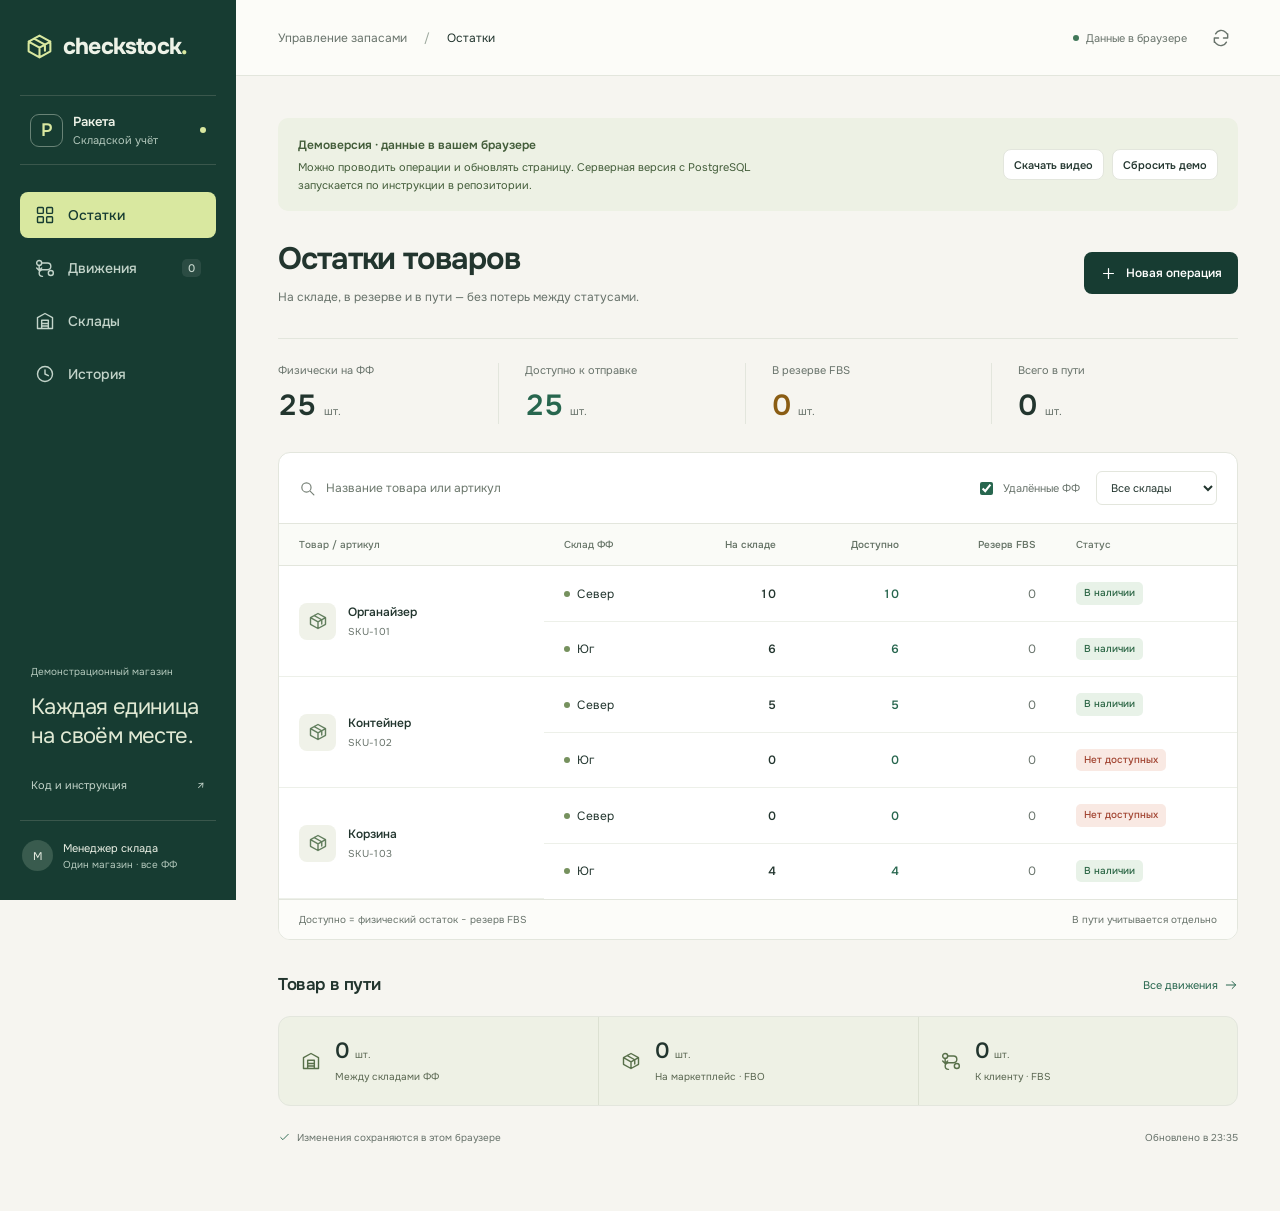
<file: docs/index.html>
<!doctype html>
<html lang="ru">
<head>
  <meta charset="utf-8"><meta name="viewport" content="width=device-width, initial-scale=1">
  <meta name="theme-color" content="#173c32"><meta name="description" content="CheckStock — остатки, резервы и движение товара на одном экране.">
  <title>CheckStock — управление остатками</title>
  <link rel="icon" href="./static/favicon.svg" type="image/svg+xml">
  <link rel="stylesheet" href="./static/style.css"><script defer src="./static/demo-store.js"></script><script defer src="./static/app.js"></script>
</head>
<body>
  <svg class="svg-defs" aria-hidden="true"><defs>
    <symbol id="i-grid" viewBox="0 0 24 24"><rect x="3" y="3" width="7" height="7" rx="1"/><rect x="14" y="3" width="7" height="7" rx="1"/><rect x="3" y="14" width="7" height="7" rx="1"/><rect x="14" y="14" width="7" height="7" rx="1"/></symbol>
    <symbol id="i-box" viewBox="0 0 24 24"><path d="m12 3 9 5v8l-9 5-9-5V8l9-5Zm0 10v8M3 8l9 5 9-5M7.5 5.5l9 5v5"/></symbol>
    <symbol id="i-route" viewBox="0 0 24 24"><circle cx="5" cy="6" r="3"/><circle cx="19" cy="18" r="3"/><path d="M8 6h7a4 4 0 0 1 0 8H9a4 4 0 0 0 0 8M5 9v6m-3-3 3 3 3-3"/></symbol>
    <symbol id="i-warehouse" viewBox="0 0 24 24"><path d="M3 21V8l9-5 9 5v13H3Zm5 0V11h8v10M8 15h8M8 18h8"/></symbol>
    <symbol id="i-clock" viewBox="0 0 24 24"><circle cx="12" cy="12" r="9"/><path d="M12 7v5l4 2"/></symbol>
    <symbol id="i-plus" viewBox="0 0 24 24"><path d="M12 5v14M5 12h14"/></symbol>
    <symbol id="i-search" viewBox="0 0 24 24"><circle cx="10.5" cy="10.5" r="6.5"/><path d="m16 16 5 5"/></symbol>
    <symbol id="i-arrow" viewBox="0 0 24 24"><path d="M4 12h16m-6-6 6 6-6 6"/></symbol>
    <symbol id="i-check" viewBox="0 0 24 24"><path d="m5 12 4 4L19 6"/></symbol>
    <symbol id="i-close" viewBox="0 0 24 24"><path d="m6 6 12 12M18 6 6 18"/></symbol>
    <symbol id="i-refresh" viewBox="0 0 24 24"><path d="M20 7v5h-5M4 17v-5h5M5.5 7a7.5 7.5 0 0 1 12-2L20 8M4 16l2.5 3a7.5 7.5 0 0 0 12-2"/></symbol>
    <symbol id="i-info" viewBox="0 0 24 24"><circle cx="12" cy="12" r="9"/><path d="M12 11v6M12 7v1"/></symbol>
  </defs></svg>
  <aside class="sidebar">
    <a class="brand" href="#stock" aria-label="CheckStock, остатки"><span class="brand-mark"><svg><use href="#i-box"/></svg></span>checkstock<span class="brand-dot">.</span></a>
    <div class="workspace"><span class="workspace-letter">Р</span><div>Ракета<span>Складской учёт</span></div><span class="status-dot" title="Демонстрационные данные в браузере"></span></div>
    <nav aria-label="Основная навигация">
      <a href="#stock" data-view="stock"><svg><use href="#i-grid"/></svg>Остатки</a>
      <a href="#movements" data-view="movements"><svg><use href="#i-route"/></svg>Движения<span id="nav-count" class="nav-count">0</span></a>
      <a href="#warehouses" data-view="warehouses"><svg><use href="#i-warehouse"/></svg>Склады</a>
      <a href="#history" data-view="history"><svg><use href="#i-clock"/></svg>История</a>
    </nav>
    <div class="sidebar-bottom"><span class="demo-label">Демонстрационный магазин</span><p>Каждая единица<br>на своём месте.</p><a href="https://github.com/SavDen/CheckStock#readme" target="_blank" rel="noopener">Код и инструкция <span>↗</span></a></div>
    <div class="profile"><span>М</span><div>Менеджер склада<small>Один магазин · все ФФ</small></div></div>
  </aside>
  <div class="shell">
    <header class="topbar"><div><span class="topbar-product">Управление запасами</span><span class="topbar-divider">/</span><span id="breadcrumb">Остатки</span></div><div class="topbar-right"><span class="connection" id="connection"><i></i>Подключение…</span><button class="icon-button" id="refresh" aria-label="Обновить данные"><svg><use href="#i-refresh"/></svg></button></div></header>
    <main id="main"><section class="demo-notice" aria-label="Демонстрационный режим"><div><strong>Демоверсия · данные в вашем браузере</strong><p>Можно проводить операции и обновлять страницу. Серверная версия с PostgreSQL запускается по инструкции в репозитории.</p></div><div class="demo-actions"><a class="button small secondary" href="https://github.com/SavDen/CheckStock/raw/refs/heads/main/docs/demo/checkstock-demo.mp4">Скачать видео</a><button class="button small secondary" id="reset-demo">Сбросить демо</button></div></section>
      <section class="page-heading"><div><h1 id="page-title">Остатки товаров</h1><p id="page-description">На складе, в резерве и в пути — без потерь между статусами.</p></div><button class="button primary" id="new-operation"><svg><use href="#i-plus"/></svg>Новая операция</button></section>
      <div id="load-error" class="error-banner" role="alert" hidden></div>
      <section id="view-root" aria-live="polite"><div class="loading">Загружаем демонстрационные остатки…</div></section>
      <footer class="page-footer"><span><svg><use href="#i-check"/></svg>Изменения сохраняются в этом браузере</span><span id="updated"></span></footer>
    </main>
  </div>
  <dialog id="operation-dialog" aria-labelledby="dialog-title"><form id="operation-form">
    <div class="dialog-head"><div><h2 id="dialog-title">Новая операция</h2><p>Изменение отразится в остатках и истории.</p></div><button type="button" class="icon-button" data-close aria-label="Закрыть"><svg><use href="#i-close"/></svg></button></div>
    <div id="form-fields"></div><div id="form-error" class="form-error" role="alert" hidden></div>
    <div class="dialog-footer"><button type="button" class="button secondary" data-close>Отмена</button><button type="submit" class="button primary" id="submit-operation">Провести операцию</button></div>
  </form></dialog>
  <div id="toast" class="toast" role="status" hidden></div>
<dialog id="demo-reset-dialog" aria-labelledby="reset-title"><form method="dialog"><div class="dialog-head"><div><h2 id="reset-title">Начать демо заново?</h2><p>Вернутся исходные 25 единиц товара. Ваши демонстрационные операции в этом браузере будут удалены.</p></div></div><div class="dialog-footer"><button class="button secondary" value="cancel" autofocus>Отмена</button><button class="button primary" value="reset">Сбросить демо</button></div></form></dialog>
</body>
</html>
</file>
<file: docs/static/style.css>
@font-face{font-family:Onest;src:url('./fonts/Onest.ttf') format('truetype');font-weight:100 900;font-display:swap}
:root{--forest:#173c32;--forest-2:#214d40;--lime:#d9e8a0;--paper:#f6f5f0;--white:#fff;--ink:#22352e;--muted:#68736b;--line:#e3e6dd;--green:#27664e;--red:#a53e2f;--amber:#8a5d14;--radius:12px;font-family:Onest,sans-serif;color:var(--ink);background:var(--paper);font-size:14px;font-synthesis:none}
*{box-sizing:border-box}body{margin:0}button,input,select{font:inherit}button,a,input,select{-webkit-tap-highlight-color:transparent}button{cursor:pointer}button:disabled{cursor:wait;opacity:.6}a{color:inherit;text-decoration:none}button,select,input{caret-color:var(--green)}::selection{background:var(--lime);color:var(--forest)}:focus-visible{outline:3px solid #8ca849;outline-offset:3px}svg{width:20px;height:20px;fill:none;stroke:currentColor;stroke-width:1.7;stroke-linecap:round;stroke-linejoin:round;flex-shrink:0}.svg-defs{position:absolute;width:0;height:0;overflow:hidden}[hidden]{display:none!important}.sidebar{position:fixed;inset:0 auto 0 0;width:236px;background:var(--forest);color:#edf2e7;padding:32px 20px 0;display:flex;flex-direction:column;z-index:20}.brand{display:flex;align-items:center;font-size:23px;font-weight:750;letter-spacing:-.8px;padding:0 5px}.brand-mark{display:grid;place-items:center;margin-right:9px;color:var(--lime)}.brand-mark svg{width:29px;height:29px}.brand-dot{color:var(--lime)}.workspace{display:flex;align-items:center;gap:10px;padding:17px 10px;margin:34px 0 27px;border-top:1px solid #3a574c;border-bottom:1px solid #3a574c;font-size:13px;font-weight:600}.workspace-letter{width:33px;height:33px;display:grid;place-items:center;border:1px solid #698376;border-radius:9px;color:var(--lime);font-size:18px}.workspace div span{display:block;font-size:11px;color:#b3c8bc;font-weight:400;margin-top:3px}.status-dot{width:6px;height:6px;background:var(--lime);border-radius:50%;margin-left:auto}.sidebar nav{display:grid;gap:7px}.sidebar nav a{display:flex;align-items:center;gap:13px;padding:13px 15px;border-radius:8px;color:#c3d4ca;font-weight:500;transition:background .18s,color .18s}.sidebar nav a:hover{background:#285044;color:white}.sidebar nav a.active{background:var(--lime);color:var(--forest)}.nav-count{font-size:11px;border-radius:5px;background:#ffffff16;padding:2px 6px;margin-left:auto}.active .nav-count{background:#173c3214}.sidebar-bottom{margin-top:auto;padding:36px 11px 28px}.demo-label{font-size:10px;display:block;color:#b3c8bc}.sidebar-bottom p{font-size:22px;line-height:1.35;letter-spacing:-.6px;color:#e0e9d4;margin:15px 0 26px}.sidebar-bottom a{display:flex;justify-content:space-between;font-size:11px;color:#c3d4ca}.profile{padding:19px 2px;border-top:1px solid #3a574c;display:flex;align-items:center;gap:10px;margin-bottom:10px;font-size:11px}.profile>span{border-radius:50%;background:#395b4e;width:31px;height:31px;display:grid;place-items:center}.profile small{display:block;font-size:10px;color:#b3c8bc;margin-top:3px}.shell{margin-left:236px}.topbar{height:76px;padding:0 42px;display:flex;align-items:center;justify-content:space-between;background:#fcfcf8;border-bottom:1px solid var(--line);font-size:12px}.topbar>div{display:flex;align-items:center;gap:17px}.topbar-product{color:var(--muted)}.topbar-divider{color:#9ca89d}.connection{display:flex;align-items:center;gap:7px;color:var(--muted);font-size:11px}.connection i{height:6px;width:6px;border-radius:50%;background:#7a8d7c}.connection.online i{background:#417859}.connection.offline i{background:var(--red)}.icon-button{display:grid;place-items:center;background:transparent;border:0;border-radius:7px;width:34px;height:34px;color:var(--muted)}.icon-button:hover{background:#e9ede4;color:var(--forest)}main{padding:42px;max-width:1600px;margin:auto}.page-heading{display:flex;align-items:center;justify-content:space-between;gap:20px;margin-bottom:31px}h1{font-size:31px;letter-spacing:-1.1px;font-weight:650;margin:0 0 10px}p{line-height:1.6}.page-heading p{margin:0;color:var(--muted);font-size:12px}.button{border:0;min-height:42px;padding:10px 16px;border-radius:8px;display:inline-flex;align-items:center;justify-content:center;gap:9px;font-weight:550;font-size:12px;transition:background .18s,box-shadow .18s}.primary{background:var(--forest);color:#fff}.primary:hover{background:var(--forest-2);box-shadow:0 4px 12px #173c321c}.secondary{border:1px solid var(--line);background:white;color:var(--ink)}.secondary:hover{background:#f0f2e9}.danger{background:#fae8e3;color:var(--red)}.danger:hover{background:#f6d9d0}.button.small{min-height:31px;padding:6px 10px;font-size:11px}.button svg{width:17px;height:17px}.summary{display:flex;padding:24px 0 28px;border-top:1px solid var(--line);gap:0}.summary-item{flex:1;min-width:0;padding-left:26px;border-left:1px solid var(--line)}.summary-item:first-child{padding-left:0;border:0}.summary-item>span{font-size:11px;color:var(--muted);display:flex;align-items:center;gap:7px}.summary-item strong{display:inline-block;font-size:29px;font-weight:600;letter-spacing:-.7px;margin-top:10px;font-variant-numeric:tabular-nums}.summary-item small{margin-left:7px;font-size:11px;color:var(--muted)}.summary-item.available strong{color:var(--green)}.summary-item.reserved strong{color:var(--amber)}.panel{background:white;border:1px solid var(--line);border-radius:var(--radius);overflow:hidden}.toolbar{padding:18px 20px;display:flex;align-items:center;justify-content:space-between;gap:16px;border-bottom:1px solid var(--line)}.search-field{display:flex;align-items:center;gap:8px;color:#788278;flex:1;max-width:330px}.search-field svg{width:17px;height:17px}.search-field input{border:0;background:transparent;min-height:28px;min-width:0;width:100%;font-size:12px;color:var(--ink)}input::placeholder{color:#6b776c;opacity:1}.toolbar-right{display:flex;align-items:center;gap:16px}.toolbar select{border:1px solid var(--line);border-radius:6px;background:white;padding:8px 29px 8px 10px;color:var(--ink);font-size:11px}.checkbox-label{font-size:11px;display:flex;gap:7px;align-items:center;color:var(--muted);cursor:pointer}.checkbox-label input{accent-color:var(--green)}.table-scroll{overflow:auto}table{width:100%;border-collapse:collapse;text-align:left;font-size:12px}th{background:#fafbf7;font-weight:500;font-size:10px;color:#667467;padding:14px 20px;border-bottom:1px solid var(--line);white-space:nowrap}td{padding:16px 20px;border-bottom:1px solid #edf0e9;vertical-align:middle}tbody tr:last-child td{border-bottom:0}tbody tr:hover{background:#fafbf7}.number{text-align:right;font-variant-numeric:tabular-nums;font-weight:550;white-space:nowrap}.available-number{color:var(--green)}.muted{color:var(--muted);font-weight:400}.product-cell{min-width:190px}.product-info{display:flex;align-items:center;gap:12px}.product-symbol{height:37px;width:37px;display:grid;place-items:center;background:#f0f2e9;border-radius:8px;color:#617e5d}.product-info strong{display:block;font-weight:550}.sku{display:block;font-size:10px;color:var(--muted);margin-top:5px;letter-spacing:.3px}.warehouse-name{display:flex;gap:7px;align-items:center;white-space:nowrap}.warehouse-name i{height:6px;width:6px;background:#76915e;border-radius:50%}.badge{display:inline-flex;align-items:center;gap:5px;white-space:nowrap;padding:5px 8px;border-radius:5px;font-size:10px;font-weight:500;line-height:1.25;background:#f0f2eb;color:#54644e}.badge.green{background:#e8f2e8;color:#2d6746}.badge.amber{background:#fbf1da;color:#805915}.badge.blue{background:#e9f0f6;color:#42647c}.badge.red{background:#f9e9e3;color:#a14431}.table-foot{padding:13px 20px;font-size:10px;color:var(--muted);background:#fcfcf9;border-top:1px solid var(--line);display:flex;justify-content:space-between;gap:12px}.section-heading{display:flex;align-items:center;justify-content:space-between;gap:12px;margin:29px 0 15px}.section-heading h2{font-size:17px;font-weight:600;letter-spacing:-.4px;margin:0}.text-link{border:0;background:transparent;color:var(--green);font-size:11px;display:flex;gap:6px;align-items:center;padding:6px 0}.text-link svg{width:14px}.transit-row{display:grid;grid-template-columns:1fr 1fr 1fr;gap:0;border:1px solid var(--line);border-radius:var(--radius);background:#eef1e5}.transit-item{padding:20px 22px;display:flex;align-items:center;gap:14px}.transit-item+.transit-item{border-left:1px solid #dce1d2}.transit-icon{color:#58704a;display:flex}.transit-item strong{font-size:22px;font-weight:550;letter-spacing:-.5px}.transit-item p{font-size:10px;color:#596650;margin:4px 0 0}.transit-item small{font-size:10px;color:#596650;margin-left:5px}.empty{padding:45px 24px;text-align:center;color:var(--muted)}.empty svg{display:block;margin:0 auto 13px;color:#7b9271;width:27px;height:27px}.empty strong{display:block;color:var(--ink);font-size:14px;font-weight:550}.empty p{font-size:12px;margin:8px auto 0;max-width:440px}.route{display:flex;align-items:center;gap:8px;font-size:11px;min-width:160px}.route svg{width:14px;color:#84917e}.movement-product{min-width:150px}.movement-product strong{font-size:12px;font-weight:550}.actions{display:flex;gap:6px;flex-wrap:wrap;justify-content:flex-end}.tabs{display:flex;gap:5px}.tab{border:0;background:transparent;padding:8px 11px;color:var(--muted);border-radius:6px;font-size:11px}.tab.active{background:#eaf0e0;color:var(--forest);font-weight:600}.warehouses-grid{display:grid;grid-template-columns:repeat(auto-fit,minmax(270px,1fr));gap:20px}.warehouse-card{background:#fff;border:1px solid var(--line);border-radius:var(--radius);padding:24px}.warehouse-card.archived{background:#f4f3ec}.warehouse-card-head{display:flex;align-items:center;gap:12px}.warehouse-card-head>svg{height:27px;width:27px;color:#617e5d}.warehouse-card h2{margin:0;font-size:20px;font-weight:600;letter-spacing:-.4px;overflow-wrap:anywhere}.warehouse-card .badge{margin-left:auto}.warehouse-card dl{margin:27px 0 20px;display:grid;grid-template-columns:1fr 1fr 1fr;gap:10px}.warehouse-card dt{font-size:10px;color:var(--muted)}.warehouse-card dd{margin:7px 0 0;font-size:23px;font-variant-numeric:tabular-nums;font-weight:550}.warehouse-card .actions{justify-content:flex-start;margin-top:22px}.warehouse-stock-line{display:flex;justify-content:space-between;gap:12px;font-size:11px;border-top:1px solid var(--line);padding:11px 0}.warehouse-stock-line span:last-child{font-variant-numeric:tabular-nums;white-space:nowrap}.info-note{display:flex;gap:10px;padding:17px 19px;background:#edf1e4;border-radius:8px;color:#526444;font-size:11px;line-height:1.7;margin-bottom:23px}.info-note svg{margin-top:1px;width:17px;height:17px}.page-footer{display:flex;justify-content:space-between;gap:15px;font-size:10px;color:var(--muted);padding:25px 0}.page-footer>span:first-child{display:flex;align-items:center;gap:6px}.page-footer svg{width:13px;height:13px;color:var(--green)}dialog{border:0;border-radius:16px;width:min(510px,calc(100% - 32px));padding:0;color:var(--ink);box-shadow:0 22px 100px #102a3450;max-height:90vh}dialog::backdrop{background:#14362e70;backdrop-filter:blur(3px)}.dialog-head{padding:26px 26px 20px;display:flex;align-items:flex-start;justify-content:space-between;gap:12px}.dialog-head h2{font-size:22px;letter-spacing:-.6px;font-weight:600;margin:0}.dialog-head p{font-size:11px;color:var(--muted);margin:8px 0 0}#form-fields{padding:0 26px 8px}.field{display:block;margin-bottom:17px;font-size:12px;font-weight:500}.field>span{display:block;margin-bottom:8px}.field select,.field input{display:block;width:100%;border:1px solid #d8ded2;border-radius:8px;padding:12px;background:#fcfcf9;color:var(--ink);font-size:13px;min-height:44px}.field small{display:block;margin-top:7px;font-size:10px;color:var(--muted);font-weight:400;line-height:1.6}.field-row{display:grid;grid-template-columns:1fr 1fr;gap:14px}.form-context{padding:12px 14px;background:#eef2e5;border-radius:7px;font-size:11px;color:#4e6540;margin-bottom:20px;line-height:1.7}.form-error,.error-banner{margin:0 26px 18px;background:#fbebe5;color:#913b28;padding:13px 15px;border-radius:8px;font-size:12px;line-height:1.7}.error-banner{margin:0 0 20px}.dialog-footer{padding:18px 26px 24px;display:flex;justify-content:flex-end;gap:9px;border-top:1px solid var(--line)}.confirm-copy{font-size:13px;line-height:1.8;margin:0 0 20px}.toast{position:fixed;bottom:27px;left:calc(50% + 100px);transform:translateX(-50%);background:var(--forest);color:#fff;border-radius:9px;padding:14px 20px;font-size:12px;z-index:100;box-shadow:0 9px 30px #173c3230;max-width:calc(100vw - 32px)}.loading{padding:60px;text-align:center;font-size:13px;color:var(--muted)}.history-action{font-weight:500}.history-note{font-size:10px;color:var(--muted);display:block;margin-top:5px}.delta{font-variant-numeric:tabular-nums;font-size:11px}.main-enter{animation:enter .4s cubic-bezier(.16,1,.3,1)}@keyframes enter{from{transform:translateY(7px);filter:blur(1px)}to{transform:translateY(0);filter:blur(0)}}*{scrollbar-width:thin;scrollbar-color:#b9c5af transparent}
@media(min-width:1500px){main{padding-top:50px}.summary{padding-top:30px;padding-bottom:34px}td{padding-top:20px;padding-bottom:20px}}
@media(max-width:1150px){.sidebar{width:210px;padding-left:14px;padding-right:14px}.shell{margin-left:210px}.brand{font-size:21px}.topbar{padding:0 25px}main{padding:30px 25px}.toolbar-right{gap:10px}.summary-item{padding-left:19px}th,td{padding-left:15px;padding-right:15px}.transit-item{padding:17px 15px}}
@media(max-width:800px){.sidebar{position:sticky;top:0;width:100%;height:auto;padding:13px 18px;display:flex;flex-direction:row;align-items:center;justify-content:space-between;gap:12px}.brand{font-size:19px;padding:0}.brand-mark{margin-right:6px}.brand-mark svg{height:25px;width:25px}.workspace,.sidebar-bottom,.profile{display:none}.sidebar nav{display:flex;gap:4px}.sidebar nav a{font-size:0;padding:9px;gap:0}.sidebar nav a svg{height:20px;width:20px}.nav-count{display:none}.shell{margin:0}.topbar{height:53px;padding:0 20px}.topbar>div{gap:10px}.topbar-product,.topbar-divider{display:none}main{padding:28px 20px}.page-heading{align-items:flex-start;margin-bottom:24px}.page-heading h1{font-size:26px}.page-heading p{font-size:11px;max-width:260px}.page-heading .button{min-height:39px;padding:9px 11px;white-space:nowrap}.summary{flex-wrap:wrap;row-gap:22px;padding:22px 0}.summary-item{flex-basis:50%;padding-left:20px}.summary-item:nth-child(3){padding-left:0;border:0}.summary-item strong{font-size:26px;margin-top:7px}.toolbar{flex-wrap:wrap;padding:14px}.search-field{max-width:none;flex-basis:100%}.toolbar-right{width:100%;justify-content:space-between}.transit-row{grid-template-columns:1fr}.transit-item{padding:16px 19px}.transit-item+.transit-item{border-left:0;border-top:1px solid #dce1d2}.transit-item strong{font-size:24px}.transit-item p{font-size:11px}.transit-icon{margin-right:5px}.page-footer{font-size:9px;flex-wrap:wrap}.toast{left:50%}.table-foot{font-size:9px}.tabs{flex-wrap:wrap}.warehouses-grid{grid-template-columns:1fr}.connection{font-size:10px}td,th{padding:13px 14px}dialog{max-height:90dvh}.dialog-head{padding:22px 20px 18px}#form-fields{padding:0 20px 8px}.dialog-footer{padding:17px 20px}.form-error{margin-left:20px;margin-right:20px}.info-note{padding:15px}}
@media(max-width:420px){main{padding:25px 15px}.page-heading{gap:12px;flex-wrap:wrap}.page-heading .button{margin-top:3px}.brand{font-size:17px}.sidebar{padding:12px 15px;gap:8px}.sidebar nav a{padding:8px}.sidebar nav a svg{width:18px;height:18px}.table-foot{flex-wrap:wrap}.field-row{grid-template-columns:1fr;gap:0}}
@media(prefers-reduced-motion:reduce){*,*::before,*::after{animation:none!important;transition:none!important;scroll-behavior:auto!important}}

.demo-notice{display:flex;justify-content:space-between;align-items:center;gap:20px;padding:17px 20px;margin-bottom:28px;background:#edf1e4;border-radius:10px;color:#435d3a}.demo-notice strong{font-size:12px;font-weight:600}.demo-notice p{font-size:11px;margin:6px 0 0;max-width:72ch}.demo-actions{display:flex;gap:8px;flex-shrink:0}@media(max-width:1100px){.demo-notice{align-items:flex-start;flex-direction:column;gap:12px}}@media(max-width:420px){.demo-notice{padding:16px}.demo-actions{flex-wrap:wrap}}
</file>
